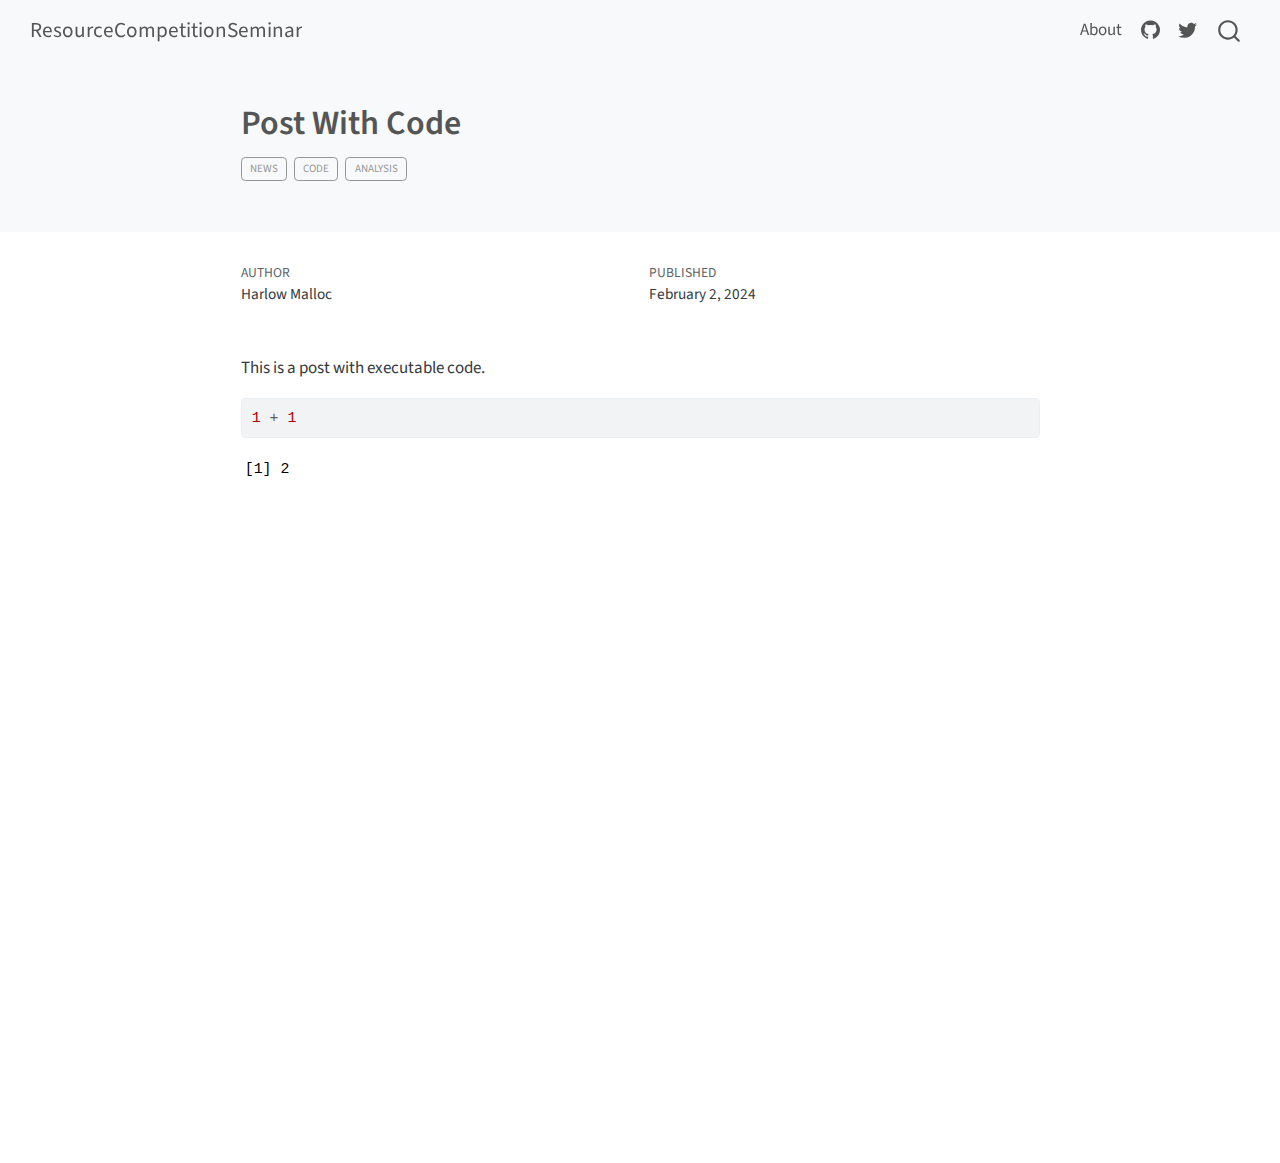
<file: posts/post-with-code/index.html>
<!DOCTYPE html>
<html xmlns="http://www.w3.org/1999/xhtml" lang="en" xml:lang="en"><head>

<meta charset="utf-8">
<meta name="generator" content="quarto-1.4.549">

<meta name="viewport" content="width=device-width, initial-scale=1.0, user-scalable=yes">

<meta name="author" content="Harlow Malloc">
<meta name="dcterms.date" content="2024-02-02">

<title>ResourceCompetitionSeminar - Post With Code</title>
<style>
code{white-space: pre-wrap;}
span.smallcaps{font-variant: small-caps;}
div.columns{display: flex; gap: min(4vw, 1.5em);}
div.column{flex: auto; overflow-x: auto;}
div.hanging-indent{margin-left: 1.5em; text-indent: -1.5em;}
ul.task-list{list-style: none;}
ul.task-list li input[type="checkbox"] {
  width: 0.8em;
  margin: 0 0.8em 0.2em -1em; /* quarto-specific, see https://github.com/quarto-dev/quarto-cli/issues/4556 */ 
  vertical-align: middle;
}
/* CSS for syntax highlighting */
pre > code.sourceCode { white-space: pre; position: relative; }
pre > code.sourceCode > span { line-height: 1.25; }
pre > code.sourceCode > span:empty { height: 1.2em; }
.sourceCode { overflow: visible; }
code.sourceCode > span { color: inherit; text-decoration: inherit; }
div.sourceCode { margin: 1em 0; }
pre.sourceCode { margin: 0; }
@media screen {
div.sourceCode { overflow: auto; }
}
@media print {
pre > code.sourceCode { white-space: pre-wrap; }
pre > code.sourceCode > span { text-indent: -5em; padding-left: 5em; }
}
pre.numberSource code
  { counter-reset: source-line 0; }
pre.numberSource code > span
  { position: relative; left: -4em; counter-increment: source-line; }
pre.numberSource code > span > a:first-child::before
  { content: counter(source-line);
    position: relative; left: -1em; text-align: right; vertical-align: baseline;
    border: none; display: inline-block;
    -webkit-touch-callout: none; -webkit-user-select: none;
    -khtml-user-select: none; -moz-user-select: none;
    -ms-user-select: none; user-select: none;
    padding: 0 4px; width: 4em;
  }
pre.numberSource { margin-left: 3em;  padding-left: 4px; }
div.sourceCode
  {   }
@media screen {
pre > code.sourceCode > span > a:first-child::before { text-decoration: underline; }
}
</style>


<script src="../../site_libs/quarto-nav/quarto-nav.js"></script>
<script src="../../site_libs/quarto-nav/headroom.min.js"></script>
<script src="../../site_libs/clipboard/clipboard.min.js"></script>
<script src="../../site_libs/quarto-search/autocomplete.umd.js"></script>
<script src="../../site_libs/quarto-search/fuse.min.js"></script>
<script src="../../site_libs/quarto-search/quarto-search.js"></script>
<meta name="quarto:offset" content="../../">
<script src="../../site_libs/quarto-html/quarto.js"></script>
<script src="../../site_libs/quarto-html/popper.min.js"></script>
<script src="../../site_libs/quarto-html/tippy.umd.min.js"></script>
<script src="../../site_libs/quarto-html/anchor.min.js"></script>
<link href="../../site_libs/quarto-html/tippy.css" rel="stylesheet">
<link href="../../site_libs/quarto-html/quarto-syntax-highlighting.css" rel="stylesheet" id="quarto-text-highlighting-styles">
<script src="../../site_libs/bootstrap/bootstrap.min.js"></script>
<link href="../../site_libs/bootstrap/bootstrap-icons.css" rel="stylesheet">
<link href="../../site_libs/bootstrap/bootstrap.min.css" rel="stylesheet" id="quarto-bootstrap" data-mode="light">
<script id="quarto-search-options" type="application/json">{
  "location": "navbar",
  "copy-button": false,
  "collapse-after": 3,
  "panel-placement": "end",
  "type": "overlay",
  "limit": 50,
  "keyboard-shortcut": [
    "f",
    "/",
    "s"
  ],
  "show-item-context": false,
  "language": {
    "search-no-results-text": "No results",
    "search-matching-documents-text": "matching documents",
    "search-copy-link-title": "Copy link to search",
    "search-hide-matches-text": "Hide additional matches",
    "search-more-match-text": "more match in this document",
    "search-more-matches-text": "more matches in this document",
    "search-clear-button-title": "Clear",
    "search-text-placeholder": "",
    "search-detached-cancel-button-title": "Cancel",
    "search-submit-button-title": "Submit",
    "search-label": "Search"
  }
}</script>


<link rel="stylesheet" href="../../styles.css">
</head>

<body class="nav-fixed fullcontent">

<div id="quarto-search-results"></div>
  <header id="quarto-header" class="headroom fixed-top quarto-banner">
    <nav class="navbar navbar-expand-lg " data-bs-theme="dark">
      <div class="navbar-container container-fluid">
      <div class="navbar-brand-container mx-auto">
    <a class="navbar-brand" href="../../index.html">
    <span class="navbar-title">ResourceCompetitionSeminar</span>
    </a>
  </div>
            <div id="quarto-search" class="" title="Search"></div>
          <button class="navbar-toggler" type="button" data-bs-toggle="collapse" data-bs-target="#navbarCollapse" aria-controls="navbarCollapse" aria-expanded="false" aria-label="Toggle navigation" onclick="if (window.quartoToggleHeadroom) { window.quartoToggleHeadroom(); }">
  <span class="navbar-toggler-icon"></span>
</button>
          <div class="collapse navbar-collapse" id="navbarCollapse">
            <ul class="navbar-nav navbar-nav-scroll ms-auto">
  <li class="nav-item">
    <a class="nav-link" href="../../about.html"> 
<span class="menu-text">About</span></a>
  </li>  
  <li class="nav-item compact">
    <a class="nav-link" href="https://github.com/"> <i class="bi bi-github" role="img">
</i> 
<span class="menu-text"></span></a>
  </li>  
  <li class="nav-item compact">
    <a class="nav-link" href="https://twitter.com"> <i class="bi bi-twitter" role="img">
</i> 
<span class="menu-text"></span></a>
  </li>  
</ul>
          </div> <!-- /navcollapse -->
          <div class="quarto-navbar-tools">
</div>
      </div> <!-- /container-fluid -->
    </nav>
</header>
<!-- content -->
<header id="title-block-header" class="quarto-title-block default page-columns page-full">
  <div class="quarto-title-banner page-columns page-full">
    <div class="quarto-title column-body">
      <h1 class="title">Post With Code</h1>
                                <div class="quarto-categories">
                <div class="quarto-category">news</div>
                <div class="quarto-category">code</div>
                <div class="quarto-category">analysis</div>
              </div>
                  </div>
  </div>
    
  
  <div class="quarto-title-meta">

      <div>
      <div class="quarto-title-meta-heading">Author</div>
      <div class="quarto-title-meta-contents">
               <p>Harlow Malloc </p>
            </div>
    </div>
      
      <div>
      <div class="quarto-title-meta-heading">Published</div>
      <div class="quarto-title-meta-contents">
        <p class="date">February 2, 2024</p>
      </div>
    </div>
    
      
    </div>
    
  
  </header><div id="quarto-content" class="quarto-container page-columns page-rows-contents page-layout-article page-navbar">
<!-- sidebar -->
<!-- margin-sidebar -->
    
<!-- main -->
<main class="content quarto-banner-title-block" id="quarto-document-content">





<p>This is a post with executable code.</p>
<div class="cell">
<div class="sourceCode cell-code" id="cb1"><pre class="sourceCode r code-with-copy"><code class="sourceCode r"><span id="cb1-1"><a href="#cb1-1" aria-hidden="true" tabindex="-1"></a><span class="dv">1</span> <span class="sc">+</span> <span class="dv">1</span></span></code><button title="Copy to Clipboard" class="code-copy-button"><i class="bi"></i></button></pre></div>
<div class="cell-output cell-output-stdout">
<pre><code>[1] 2</code></pre>
</div>
</div>



</main> <!-- /main -->
<script id="quarto-html-after-body" type="application/javascript">
window.document.addEventListener("DOMContentLoaded", function (event) {
  const toggleBodyColorMode = (bsSheetEl) => {
    const mode = bsSheetEl.getAttribute("data-mode");
    const bodyEl = window.document.querySelector("body");
    if (mode === "dark") {
      bodyEl.classList.add("quarto-dark");
      bodyEl.classList.remove("quarto-light");
    } else {
      bodyEl.classList.add("quarto-light");
      bodyEl.classList.remove("quarto-dark");
    }
  }
  const toggleBodyColorPrimary = () => {
    const bsSheetEl = window.document.querySelector("link#quarto-bootstrap");
    if (bsSheetEl) {
      toggleBodyColorMode(bsSheetEl);
    }
  }
  toggleBodyColorPrimary();  
  const icon = "";
  const anchorJS = new window.AnchorJS();
  anchorJS.options = {
    placement: 'right',
    icon: icon
  };
  anchorJS.add('.anchored');
  const isCodeAnnotation = (el) => {
    for (const clz of el.classList) {
      if (clz.startsWith('code-annotation-')) {                     
        return true;
      }
    }
    return false;
  }
  const clipboard = new window.ClipboardJS('.code-copy-button', {
    text: function(trigger) {
      const codeEl = trigger.previousElementSibling.cloneNode(true);
      for (const childEl of codeEl.children) {
        if (isCodeAnnotation(childEl)) {
          childEl.remove();
        }
      }
      return codeEl.innerText;
    }
  });
  clipboard.on('success', function(e) {
    // button target
    const button = e.trigger;
    // don't keep focus
    button.blur();
    // flash "checked"
    button.classList.add('code-copy-button-checked');
    var currentTitle = button.getAttribute("title");
    button.setAttribute("title", "Copied!");
    let tooltip;
    if (window.bootstrap) {
      button.setAttribute("data-bs-toggle", "tooltip");
      button.setAttribute("data-bs-placement", "left");
      button.setAttribute("data-bs-title", "Copied!");
      tooltip = new bootstrap.Tooltip(button, 
        { trigger: "manual", 
          customClass: "code-copy-button-tooltip",
          offset: [0, -8]});
      tooltip.show();    
    }
    setTimeout(function() {
      if (tooltip) {
        tooltip.hide();
        button.removeAttribute("data-bs-title");
        button.removeAttribute("data-bs-toggle");
        button.removeAttribute("data-bs-placement");
      }
      button.setAttribute("title", currentTitle);
      button.classList.remove('code-copy-button-checked');
    }, 1000);
    // clear code selection
    e.clearSelection();
  });
  function tippyHover(el, contentFn, onTriggerFn, onUntriggerFn) {
    const config = {
      allowHTML: true,
      maxWidth: 500,
      delay: 100,
      arrow: false,
      appendTo: function(el) {
          return el.parentElement;
      },
      interactive: true,
      interactiveBorder: 10,
      theme: 'quarto',
      placement: 'bottom-start',
    };
    if (contentFn) {
      config.content = contentFn;
    }
    if (onTriggerFn) {
      config.onTrigger = onTriggerFn;
    }
    if (onUntriggerFn) {
      config.onUntrigger = onUntriggerFn;
    }
    window.tippy(el, config); 
  }
  const noterefs = window.document.querySelectorAll('a[role="doc-noteref"]');
  for (var i=0; i<noterefs.length; i++) {
    const ref = noterefs[i];
    tippyHover(ref, function() {
      // use id or data attribute instead here
      let href = ref.getAttribute('data-footnote-href') || ref.getAttribute('href');
      try { href = new URL(href).hash; } catch {}
      const id = href.replace(/^#\/?/, "");
      const note = window.document.getElementById(id);
      return note.innerHTML;
    });
  }
  const xrefs = window.document.querySelectorAll('a.quarto-xref');
  const processXRef = (id, note) => {
    // Strip column container classes
    const stripColumnClz = (el) => {
      el.classList.remove("page-full", "page-columns");
      if (el.children) {
        for (const child of el.children) {
          stripColumnClz(child);
        }
      }
    }
    stripColumnClz(note)
    if (id === null || id.startsWith('sec-')) {
      // Special case sections, only their first couple elements
      const container = document.createElement("div");
      if (note.children && note.children.length > 2) {
        container.appendChild(note.children[0].cloneNode(true));
        for (let i = 1; i < note.children.length; i++) {
          const child = note.children[i];
          if (child.tagName === "P" && child.innerText === "") {
            continue;
          } else {
            container.appendChild(child.cloneNode(true));
            break;
          }
        }
        if (window.Quarto?.typesetMath) {
          window.Quarto.typesetMath(container);
        }
        return container.innerHTML
      } else {
        if (window.Quarto?.typesetMath) {
          window.Quarto.typesetMath(note);
        }
        return note.innerHTML;
      }
    } else {
      // Remove any anchor links if they are present
      const anchorLink = note.querySelector('a.anchorjs-link');
      if (anchorLink) {
        anchorLink.remove();
      }
      if (window.Quarto?.typesetMath) {
        window.Quarto.typesetMath(note);
      }
      // TODO in 1.5, we should make sure this works without a callout special case
      if (note.classList.contains("callout")) {
        return note.outerHTML;
      } else {
        return note.innerHTML;
      }
    }
  }
  for (var i=0; i<xrefs.length; i++) {
    const xref = xrefs[i];
    tippyHover(xref, undefined, function(instance) {
      instance.disable();
      let url = xref.getAttribute('href');
      let hash = undefined; 
      if (url.startsWith('#')) {
        hash = url;
      } else {
        try { hash = new URL(url).hash; } catch {}
      }
      if (hash) {
        const id = hash.replace(/^#\/?/, "");
        const note = window.document.getElementById(id);
        if (note !== null) {
          try {
            const html = processXRef(id, note.cloneNode(true));
            instance.setContent(html);
          } finally {
            instance.enable();
            instance.show();
          }
        } else {
          // See if we can fetch this
          fetch(url.split('#')[0])
          .then(res => res.text())
          .then(html => {
            const parser = new DOMParser();
            const htmlDoc = parser.parseFromString(html, "text/html");
            const note = htmlDoc.getElementById(id);
            if (note !== null) {
              const html = processXRef(id, note);
              instance.setContent(html);
            } 
          }).finally(() => {
            instance.enable();
            instance.show();
          });
        }
      } else {
        // See if we can fetch a full url (with no hash to target)
        // This is a special case and we should probably do some content thinning / targeting
        fetch(url)
        .then(res => res.text())
        .then(html => {
          const parser = new DOMParser();
          const htmlDoc = parser.parseFromString(html, "text/html");
          const note = htmlDoc.querySelector('main.content');
          if (note !== null) {
            // This should only happen for chapter cross references
            // (since there is no id in the URL)
            // remove the first header
            if (note.children.length > 0 && note.children[0].tagName === "HEADER") {
              note.children[0].remove();
            }
            const html = processXRef(null, note);
            instance.setContent(html);
          } 
        }).finally(() => {
          instance.enable();
          instance.show();
        });
      }
    }, function(instance) {
    });
  }
      let selectedAnnoteEl;
      const selectorForAnnotation = ( cell, annotation) => {
        let cellAttr = 'data-code-cell="' + cell + '"';
        let lineAttr = 'data-code-annotation="' +  annotation + '"';
        const selector = 'span[' + cellAttr + '][' + lineAttr + ']';
        return selector;
      }
      const selectCodeLines = (annoteEl) => {
        const doc = window.document;
        const targetCell = annoteEl.getAttribute("data-target-cell");
        const targetAnnotation = annoteEl.getAttribute("data-target-annotation");
        const annoteSpan = window.document.querySelector(selectorForAnnotation(targetCell, targetAnnotation));
        const lines = annoteSpan.getAttribute("data-code-lines").split(",");
        const lineIds = lines.map((line) => {
          return targetCell + "-" + line;
        })
        let top = null;
        let height = null;
        let parent = null;
        if (lineIds.length > 0) {
            //compute the position of the single el (top and bottom and make a div)
            const el = window.document.getElementById(lineIds[0]);
            top = el.offsetTop;
            height = el.offsetHeight;
            parent = el.parentElement.parentElement;
          if (lineIds.length > 1) {
            const lastEl = window.document.getElementById(lineIds[lineIds.length - 1]);
            const bottom = lastEl.offsetTop + lastEl.offsetHeight;
            height = bottom - top;
          }
          if (top !== null && height !== null && parent !== null) {
            // cook up a div (if necessary) and position it 
            let div = window.document.getElementById("code-annotation-line-highlight");
            if (div === null) {
              div = window.document.createElement("div");
              div.setAttribute("id", "code-annotation-line-highlight");
              div.style.position = 'absolute';
              parent.appendChild(div);
            }
            div.style.top = top - 2 + "px";
            div.style.height = height + 4 + "px";
            div.style.left = 0;
            let gutterDiv = window.document.getElementById("code-annotation-line-highlight-gutter");
            if (gutterDiv === null) {
              gutterDiv = window.document.createElement("div");
              gutterDiv.setAttribute("id", "code-annotation-line-highlight-gutter");
              gutterDiv.style.position = 'absolute';
              const codeCell = window.document.getElementById(targetCell);
              const gutter = codeCell.querySelector('.code-annotation-gutter');
              gutter.appendChild(gutterDiv);
            }
            gutterDiv.style.top = top - 2 + "px";
            gutterDiv.style.height = height + 4 + "px";
          }
          selectedAnnoteEl = annoteEl;
        }
      };
      const unselectCodeLines = () => {
        const elementsIds = ["code-annotation-line-highlight", "code-annotation-line-highlight-gutter"];
        elementsIds.forEach((elId) => {
          const div = window.document.getElementById(elId);
          if (div) {
            div.remove();
          }
        });
        selectedAnnoteEl = undefined;
      };
        // Handle positioning of the toggle
    window.addEventListener(
      "resize",
      throttle(() => {
        elRect = undefined;
        if (selectedAnnoteEl) {
          selectCodeLines(selectedAnnoteEl);
        }
      }, 10)
    );
    function throttle(fn, ms) {
    let throttle = false;
    let timer;
      return (...args) => {
        if(!throttle) { // first call gets through
            fn.apply(this, args);
            throttle = true;
        } else { // all the others get throttled
            if(timer) clearTimeout(timer); // cancel #2
            timer = setTimeout(() => {
              fn.apply(this, args);
              timer = throttle = false;
            }, ms);
        }
      };
    }
      // Attach click handler to the DT
      const annoteDls = window.document.querySelectorAll('dt[data-target-cell]');
      for (const annoteDlNode of annoteDls) {
        annoteDlNode.addEventListener('click', (event) => {
          const clickedEl = event.target;
          if (clickedEl !== selectedAnnoteEl) {
            unselectCodeLines();
            const activeEl = window.document.querySelector('dt[data-target-cell].code-annotation-active');
            if (activeEl) {
              activeEl.classList.remove('code-annotation-active');
            }
            selectCodeLines(clickedEl);
            clickedEl.classList.add('code-annotation-active');
          } else {
            // Unselect the line
            unselectCodeLines();
            clickedEl.classList.remove('code-annotation-active');
          }
        });
      }
  const findCites = (el) => {
    const parentEl = el.parentElement;
    if (parentEl) {
      const cites = parentEl.dataset.cites;
      if (cites) {
        return {
          el,
          cites: cites.split(' ')
        };
      } else {
        return findCites(el.parentElement)
      }
    } else {
      return undefined;
    }
  };
  var bibliorefs = window.document.querySelectorAll('a[role="doc-biblioref"]');
  for (var i=0; i<bibliorefs.length; i++) {
    const ref = bibliorefs[i];
    const citeInfo = findCites(ref);
    if (citeInfo) {
      tippyHover(citeInfo.el, function() {
        var popup = window.document.createElement('div');
        citeInfo.cites.forEach(function(cite) {
          var citeDiv = window.document.createElement('div');
          citeDiv.classList.add('hanging-indent');
          citeDiv.classList.add('csl-entry');
          var biblioDiv = window.document.getElementById('ref-' + cite);
          if (biblioDiv) {
            citeDiv.innerHTML = biblioDiv.innerHTML;
          }
          popup.appendChild(citeDiv);
        });
        return popup.innerHTML;
      });
    }
  }
});
</script>
</div> <!-- /content -->




</body></html>
</file>
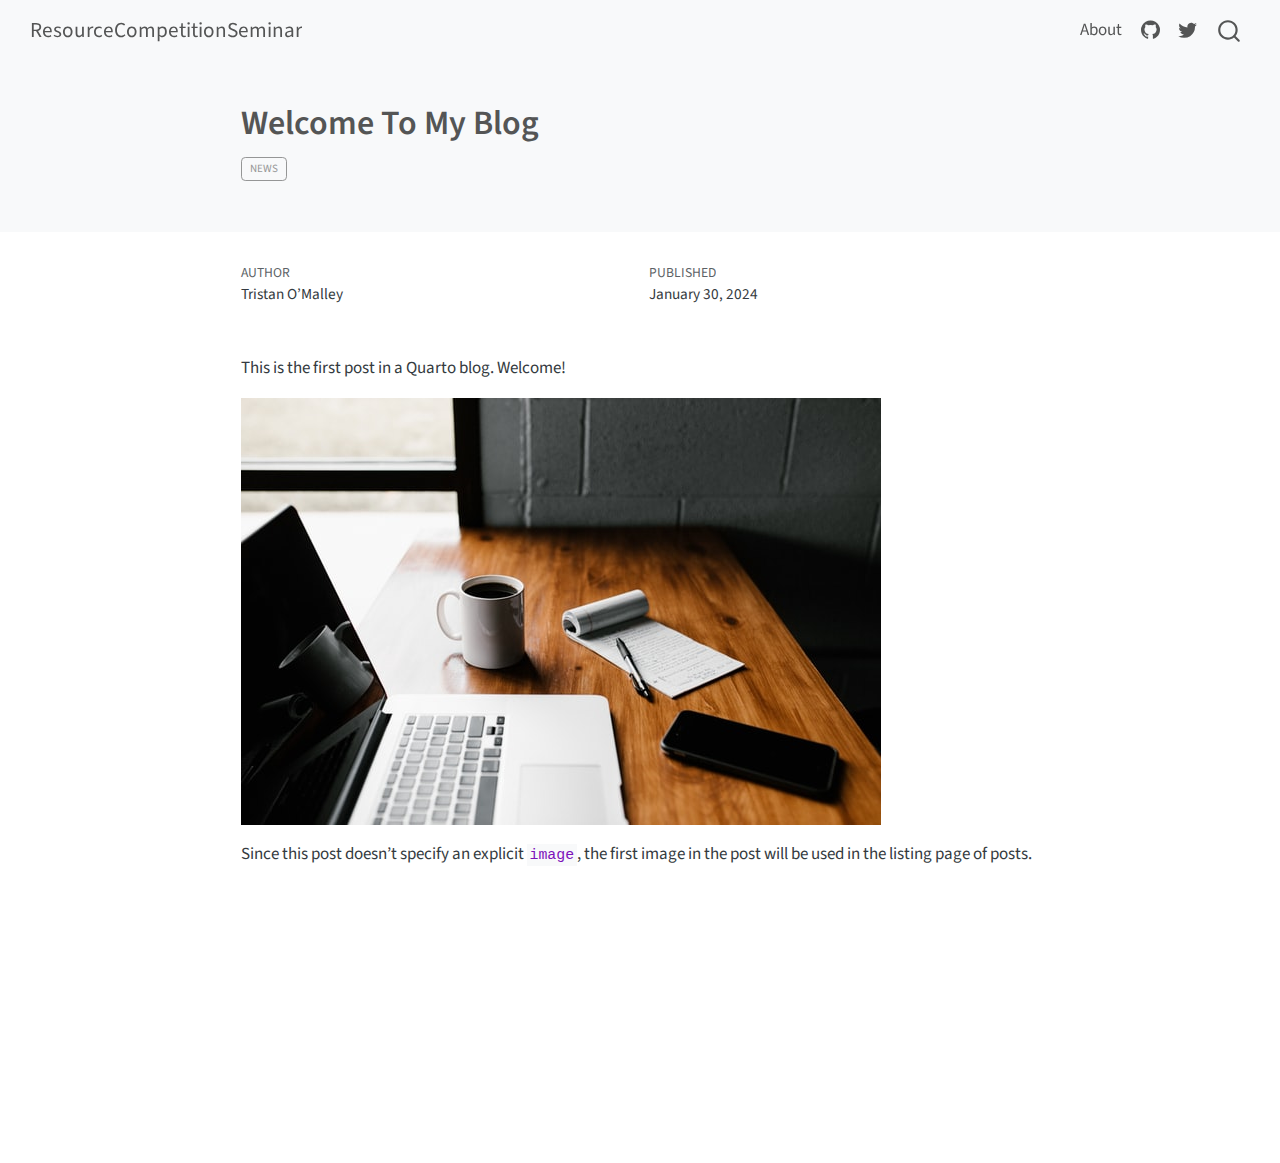
<file: posts/welcome/index.html>
<!DOCTYPE html>
<html xmlns="http://www.w3.org/1999/xhtml" lang="en" xml:lang="en"><head>

<meta charset="utf-8">
<meta name="generator" content="quarto-1.4.549">

<meta name="viewport" content="width=device-width, initial-scale=1.0, user-scalable=yes">

<meta name="author" content="Tristan O’Malley">
<meta name="dcterms.date" content="2024-01-30">

<title>ResourceCompetitionSeminar - Welcome To My Blog</title>
<style>
code{white-space: pre-wrap;}
span.smallcaps{font-variant: small-caps;}
div.columns{display: flex; gap: min(4vw, 1.5em);}
div.column{flex: auto; overflow-x: auto;}
div.hanging-indent{margin-left: 1.5em; text-indent: -1.5em;}
ul.task-list{list-style: none;}
ul.task-list li input[type="checkbox"] {
  width: 0.8em;
  margin: 0 0.8em 0.2em -1em; /* quarto-specific, see https://github.com/quarto-dev/quarto-cli/issues/4556 */ 
  vertical-align: middle;
}
</style>


<script src="../../site_libs/quarto-nav/quarto-nav.js"></script>
<script src="../../site_libs/quarto-nav/headroom.min.js"></script>
<script src="../../site_libs/clipboard/clipboard.min.js"></script>
<script src="../../site_libs/quarto-search/autocomplete.umd.js"></script>
<script src="../../site_libs/quarto-search/fuse.min.js"></script>
<script src="../../site_libs/quarto-search/quarto-search.js"></script>
<meta name="quarto:offset" content="../../">
<script src="../../site_libs/quarto-html/quarto.js"></script>
<script src="../../site_libs/quarto-html/popper.min.js"></script>
<script src="../../site_libs/quarto-html/tippy.umd.min.js"></script>
<script src="../../site_libs/quarto-html/anchor.min.js"></script>
<link href="../../site_libs/quarto-html/tippy.css" rel="stylesheet">
<link href="../../site_libs/quarto-html/quarto-syntax-highlighting.css" rel="stylesheet" id="quarto-text-highlighting-styles">
<script src="../../site_libs/bootstrap/bootstrap.min.js"></script>
<link href="../../site_libs/bootstrap/bootstrap-icons.css" rel="stylesheet">
<link href="../../site_libs/bootstrap/bootstrap.min.css" rel="stylesheet" id="quarto-bootstrap" data-mode="light">
<script id="quarto-search-options" type="application/json">{
  "location": "navbar",
  "copy-button": false,
  "collapse-after": 3,
  "panel-placement": "end",
  "type": "overlay",
  "limit": 50,
  "keyboard-shortcut": [
    "f",
    "/",
    "s"
  ],
  "show-item-context": false,
  "language": {
    "search-no-results-text": "No results",
    "search-matching-documents-text": "matching documents",
    "search-copy-link-title": "Copy link to search",
    "search-hide-matches-text": "Hide additional matches",
    "search-more-match-text": "more match in this document",
    "search-more-matches-text": "more matches in this document",
    "search-clear-button-title": "Clear",
    "search-text-placeholder": "",
    "search-detached-cancel-button-title": "Cancel",
    "search-submit-button-title": "Submit",
    "search-label": "Search"
  }
}</script>


<link rel="stylesheet" href="../../styles.css">
</head>

<body class="nav-fixed fullcontent">

<div id="quarto-search-results"></div>
  <header id="quarto-header" class="headroom fixed-top quarto-banner">
    <nav class="navbar navbar-expand-lg " data-bs-theme="dark">
      <div class="navbar-container container-fluid">
      <div class="navbar-brand-container mx-auto">
    <a class="navbar-brand" href="../../index.html">
    <span class="navbar-title">ResourceCompetitionSeminar</span>
    </a>
  </div>
            <div id="quarto-search" class="" title="Search"></div>
          <button class="navbar-toggler" type="button" data-bs-toggle="collapse" data-bs-target="#navbarCollapse" aria-controls="navbarCollapse" aria-expanded="false" aria-label="Toggle navigation" onclick="if (window.quartoToggleHeadroom) { window.quartoToggleHeadroom(); }">
  <span class="navbar-toggler-icon"></span>
</button>
          <div class="collapse navbar-collapse" id="navbarCollapse">
            <ul class="navbar-nav navbar-nav-scroll ms-auto">
  <li class="nav-item">
    <a class="nav-link" href="../../about.html"> 
<span class="menu-text">About</span></a>
  </li>  
  <li class="nav-item compact">
    <a class="nav-link" href="https://github.com/"> <i class="bi bi-github" role="img">
</i> 
<span class="menu-text"></span></a>
  </li>  
  <li class="nav-item compact">
    <a class="nav-link" href="https://twitter.com"> <i class="bi bi-twitter" role="img">
</i> 
<span class="menu-text"></span></a>
  </li>  
</ul>
          </div> <!-- /navcollapse -->
          <div class="quarto-navbar-tools">
</div>
      </div> <!-- /container-fluid -->
    </nav>
</header>
<!-- content -->
<header id="title-block-header" class="quarto-title-block default page-columns page-full">
  <div class="quarto-title-banner page-columns page-full">
    <div class="quarto-title column-body">
      <h1 class="title">Welcome To My Blog</h1>
                                <div class="quarto-categories">
                <div class="quarto-category">news</div>
              </div>
                  </div>
  </div>
    
  
  <div class="quarto-title-meta">

      <div>
      <div class="quarto-title-meta-heading">Author</div>
      <div class="quarto-title-meta-contents">
               <p>Tristan O’Malley </p>
            </div>
    </div>
      
      <div>
      <div class="quarto-title-meta-heading">Published</div>
      <div class="quarto-title-meta-contents">
        <p class="date">January 30, 2024</p>
      </div>
    </div>
    
      
    </div>
    
  
  </header><div id="quarto-content" class="quarto-container page-columns page-rows-contents page-layout-article page-navbar">
<!-- sidebar -->
<!-- margin-sidebar -->
    
<!-- main -->
<main class="content quarto-banner-title-block" id="quarto-document-content">





<p>This is the first post in a Quarto blog. Welcome!</p>
<p><img src="thumbnail.jpg" class="img-fluid"></p>
<p>Since this post doesn’t specify an explicit <code>image</code>, the first image in the post will be used in the listing page of posts.</p>



</main> <!-- /main -->
<script id="quarto-html-after-body" type="application/javascript">
window.document.addEventListener("DOMContentLoaded", function (event) {
  const toggleBodyColorMode = (bsSheetEl) => {
    const mode = bsSheetEl.getAttribute("data-mode");
    const bodyEl = window.document.querySelector("body");
    if (mode === "dark") {
      bodyEl.classList.add("quarto-dark");
      bodyEl.classList.remove("quarto-light");
    } else {
      bodyEl.classList.add("quarto-light");
      bodyEl.classList.remove("quarto-dark");
    }
  }
  const toggleBodyColorPrimary = () => {
    const bsSheetEl = window.document.querySelector("link#quarto-bootstrap");
    if (bsSheetEl) {
      toggleBodyColorMode(bsSheetEl);
    }
  }
  toggleBodyColorPrimary();  
  const icon = "";
  const anchorJS = new window.AnchorJS();
  anchorJS.options = {
    placement: 'right',
    icon: icon
  };
  anchorJS.add('.anchored');
  const isCodeAnnotation = (el) => {
    for (const clz of el.classList) {
      if (clz.startsWith('code-annotation-')) {                     
        return true;
      }
    }
    return false;
  }
  const clipboard = new window.ClipboardJS('.code-copy-button', {
    text: function(trigger) {
      const codeEl = trigger.previousElementSibling.cloneNode(true);
      for (const childEl of codeEl.children) {
        if (isCodeAnnotation(childEl)) {
          childEl.remove();
        }
      }
      return codeEl.innerText;
    }
  });
  clipboard.on('success', function(e) {
    // button target
    const button = e.trigger;
    // don't keep focus
    button.blur();
    // flash "checked"
    button.classList.add('code-copy-button-checked');
    var currentTitle = button.getAttribute("title");
    button.setAttribute("title", "Copied!");
    let tooltip;
    if (window.bootstrap) {
      button.setAttribute("data-bs-toggle", "tooltip");
      button.setAttribute("data-bs-placement", "left");
      button.setAttribute("data-bs-title", "Copied!");
      tooltip = new bootstrap.Tooltip(button, 
        { trigger: "manual", 
          customClass: "code-copy-button-tooltip",
          offset: [0, -8]});
      tooltip.show();    
    }
    setTimeout(function() {
      if (tooltip) {
        tooltip.hide();
        button.removeAttribute("data-bs-title");
        button.removeAttribute("data-bs-toggle");
        button.removeAttribute("data-bs-placement");
      }
      button.setAttribute("title", currentTitle);
      button.classList.remove('code-copy-button-checked');
    }, 1000);
    // clear code selection
    e.clearSelection();
  });
  function tippyHover(el, contentFn, onTriggerFn, onUntriggerFn) {
    const config = {
      allowHTML: true,
      maxWidth: 500,
      delay: 100,
      arrow: false,
      appendTo: function(el) {
          return el.parentElement;
      },
      interactive: true,
      interactiveBorder: 10,
      theme: 'quarto',
      placement: 'bottom-start',
    };
    if (contentFn) {
      config.content = contentFn;
    }
    if (onTriggerFn) {
      config.onTrigger = onTriggerFn;
    }
    if (onUntriggerFn) {
      config.onUntrigger = onUntriggerFn;
    }
    window.tippy(el, config); 
  }
  const noterefs = window.document.querySelectorAll('a[role="doc-noteref"]');
  for (var i=0; i<noterefs.length; i++) {
    const ref = noterefs[i];
    tippyHover(ref, function() {
      // use id or data attribute instead here
      let href = ref.getAttribute('data-footnote-href') || ref.getAttribute('href');
      try { href = new URL(href).hash; } catch {}
      const id = href.replace(/^#\/?/, "");
      const note = window.document.getElementById(id);
      return note.innerHTML;
    });
  }
  const xrefs = window.document.querySelectorAll('a.quarto-xref');
  const processXRef = (id, note) => {
    // Strip column container classes
    const stripColumnClz = (el) => {
      el.classList.remove("page-full", "page-columns");
      if (el.children) {
        for (const child of el.children) {
          stripColumnClz(child);
        }
      }
    }
    stripColumnClz(note)
    if (id === null || id.startsWith('sec-')) {
      // Special case sections, only their first couple elements
      const container = document.createElement("div");
      if (note.children && note.children.length > 2) {
        container.appendChild(note.children[0].cloneNode(true));
        for (let i = 1; i < note.children.length; i++) {
          const child = note.children[i];
          if (child.tagName === "P" && child.innerText === "") {
            continue;
          } else {
            container.appendChild(child.cloneNode(true));
            break;
          }
        }
        if (window.Quarto?.typesetMath) {
          window.Quarto.typesetMath(container);
        }
        return container.innerHTML
      } else {
        if (window.Quarto?.typesetMath) {
          window.Quarto.typesetMath(note);
        }
        return note.innerHTML;
      }
    } else {
      // Remove any anchor links if they are present
      const anchorLink = note.querySelector('a.anchorjs-link');
      if (anchorLink) {
        anchorLink.remove();
      }
      if (window.Quarto?.typesetMath) {
        window.Quarto.typesetMath(note);
      }
      // TODO in 1.5, we should make sure this works without a callout special case
      if (note.classList.contains("callout")) {
        return note.outerHTML;
      } else {
        return note.innerHTML;
      }
    }
  }
  for (var i=0; i<xrefs.length; i++) {
    const xref = xrefs[i];
    tippyHover(xref, undefined, function(instance) {
      instance.disable();
      let url = xref.getAttribute('href');
      let hash = undefined; 
      if (url.startsWith('#')) {
        hash = url;
      } else {
        try { hash = new URL(url).hash; } catch {}
      }
      if (hash) {
        const id = hash.replace(/^#\/?/, "");
        const note = window.document.getElementById(id);
        if (note !== null) {
          try {
            const html = processXRef(id, note.cloneNode(true));
            instance.setContent(html);
          } finally {
            instance.enable();
            instance.show();
          }
        } else {
          // See if we can fetch this
          fetch(url.split('#')[0])
          .then(res => res.text())
          .then(html => {
            const parser = new DOMParser();
            const htmlDoc = parser.parseFromString(html, "text/html");
            const note = htmlDoc.getElementById(id);
            if (note !== null) {
              const html = processXRef(id, note);
              instance.setContent(html);
            } 
          }).finally(() => {
            instance.enable();
            instance.show();
          });
        }
      } else {
        // See if we can fetch a full url (with no hash to target)
        // This is a special case and we should probably do some content thinning / targeting
        fetch(url)
        .then(res => res.text())
        .then(html => {
          const parser = new DOMParser();
          const htmlDoc = parser.parseFromString(html, "text/html");
          const note = htmlDoc.querySelector('main.content');
          if (note !== null) {
            // This should only happen for chapter cross references
            // (since there is no id in the URL)
            // remove the first header
            if (note.children.length > 0 && note.children[0].tagName === "HEADER") {
              note.children[0].remove();
            }
            const html = processXRef(null, note);
            instance.setContent(html);
          } 
        }).finally(() => {
          instance.enable();
          instance.show();
        });
      }
    }, function(instance) {
    });
  }
      let selectedAnnoteEl;
      const selectorForAnnotation = ( cell, annotation) => {
        let cellAttr = 'data-code-cell="' + cell + '"';
        let lineAttr = 'data-code-annotation="' +  annotation + '"';
        const selector = 'span[' + cellAttr + '][' + lineAttr + ']';
        return selector;
      }
      const selectCodeLines = (annoteEl) => {
        const doc = window.document;
        const targetCell = annoteEl.getAttribute("data-target-cell");
        const targetAnnotation = annoteEl.getAttribute("data-target-annotation");
        const annoteSpan = window.document.querySelector(selectorForAnnotation(targetCell, targetAnnotation));
        const lines = annoteSpan.getAttribute("data-code-lines").split(",");
        const lineIds = lines.map((line) => {
          return targetCell + "-" + line;
        })
        let top = null;
        let height = null;
        let parent = null;
        if (lineIds.length > 0) {
            //compute the position of the single el (top and bottom and make a div)
            const el = window.document.getElementById(lineIds[0]);
            top = el.offsetTop;
            height = el.offsetHeight;
            parent = el.parentElement.parentElement;
          if (lineIds.length > 1) {
            const lastEl = window.document.getElementById(lineIds[lineIds.length - 1]);
            const bottom = lastEl.offsetTop + lastEl.offsetHeight;
            height = bottom - top;
          }
          if (top !== null && height !== null && parent !== null) {
            // cook up a div (if necessary) and position it 
            let div = window.document.getElementById("code-annotation-line-highlight");
            if (div === null) {
              div = window.document.createElement("div");
              div.setAttribute("id", "code-annotation-line-highlight");
              div.style.position = 'absolute';
              parent.appendChild(div);
            }
            div.style.top = top - 2 + "px";
            div.style.height = height + 4 + "px";
            div.style.left = 0;
            let gutterDiv = window.document.getElementById("code-annotation-line-highlight-gutter");
            if (gutterDiv === null) {
              gutterDiv = window.document.createElement("div");
              gutterDiv.setAttribute("id", "code-annotation-line-highlight-gutter");
              gutterDiv.style.position = 'absolute';
              const codeCell = window.document.getElementById(targetCell);
              const gutter = codeCell.querySelector('.code-annotation-gutter');
              gutter.appendChild(gutterDiv);
            }
            gutterDiv.style.top = top - 2 + "px";
            gutterDiv.style.height = height + 4 + "px";
          }
          selectedAnnoteEl = annoteEl;
        }
      };
      const unselectCodeLines = () => {
        const elementsIds = ["code-annotation-line-highlight", "code-annotation-line-highlight-gutter"];
        elementsIds.forEach((elId) => {
          const div = window.document.getElementById(elId);
          if (div) {
            div.remove();
          }
        });
        selectedAnnoteEl = undefined;
      };
        // Handle positioning of the toggle
    window.addEventListener(
      "resize",
      throttle(() => {
        elRect = undefined;
        if (selectedAnnoteEl) {
          selectCodeLines(selectedAnnoteEl);
        }
      }, 10)
    );
    function throttle(fn, ms) {
    let throttle = false;
    let timer;
      return (...args) => {
        if(!throttle) { // first call gets through
            fn.apply(this, args);
            throttle = true;
        } else { // all the others get throttled
            if(timer) clearTimeout(timer); // cancel #2
            timer = setTimeout(() => {
              fn.apply(this, args);
              timer = throttle = false;
            }, ms);
        }
      };
    }
      // Attach click handler to the DT
      const annoteDls = window.document.querySelectorAll('dt[data-target-cell]');
      for (const annoteDlNode of annoteDls) {
        annoteDlNode.addEventListener('click', (event) => {
          const clickedEl = event.target;
          if (clickedEl !== selectedAnnoteEl) {
            unselectCodeLines();
            const activeEl = window.document.querySelector('dt[data-target-cell].code-annotation-active');
            if (activeEl) {
              activeEl.classList.remove('code-annotation-active');
            }
            selectCodeLines(clickedEl);
            clickedEl.classList.add('code-annotation-active');
          } else {
            // Unselect the line
            unselectCodeLines();
            clickedEl.classList.remove('code-annotation-active');
          }
        });
      }
  const findCites = (el) => {
    const parentEl = el.parentElement;
    if (parentEl) {
      const cites = parentEl.dataset.cites;
      if (cites) {
        return {
          el,
          cites: cites.split(' ')
        };
      } else {
        return findCites(el.parentElement)
      }
    } else {
      return undefined;
    }
  };
  var bibliorefs = window.document.querySelectorAll('a[role="doc-biblioref"]');
  for (var i=0; i<bibliorefs.length; i++) {
    const ref = bibliorefs[i];
    const citeInfo = findCites(ref);
    if (citeInfo) {
      tippyHover(citeInfo.el, function() {
        var popup = window.document.createElement('div');
        citeInfo.cites.forEach(function(cite) {
          var citeDiv = window.document.createElement('div');
          citeDiv.classList.add('hanging-indent');
          citeDiv.classList.add('csl-entry');
          var biblioDiv = window.document.getElementById('ref-' + cite);
          if (biblioDiv) {
            citeDiv.innerHTML = biblioDiv.innerHTML;
          }
          popup.appendChild(citeDiv);
        });
        return popup.innerHTML;
      });
    }
  }
});
</script>
</div> <!-- /content -->




</body></html>
</file>
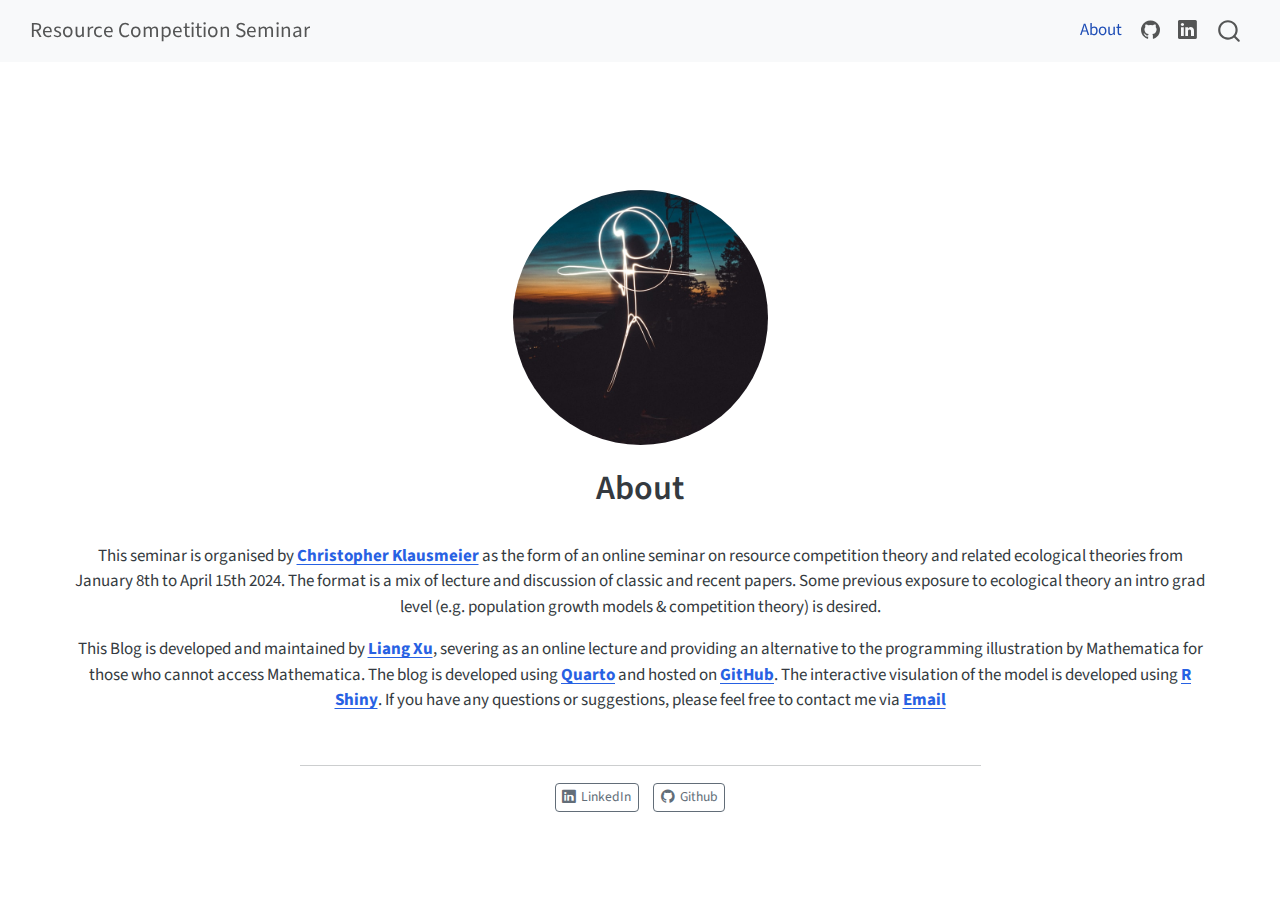
<file: about.html>
<!DOCTYPE html>
<html xmlns="http://www.w3.org/1999/xhtml" lang="en" xml:lang="en"><head>

<meta charset="utf-8">
<meta name="generator" content="quarto-1.4.549">

<meta name="viewport" content="width=device-width, initial-scale=1.0, user-scalable=yes">


<title>Resource Competition Seminar - About</title>
<style>
code{white-space: pre-wrap;}
span.smallcaps{font-variant: small-caps;}
div.columns{display: flex; gap: min(4vw, 1.5em);}
div.column{flex: auto; overflow-x: auto;}
div.hanging-indent{margin-left: 1.5em; text-indent: -1.5em;}
ul.task-list{list-style: none;}
ul.task-list li input[type="checkbox"] {
  width: 0.8em;
  margin: 0 0.8em 0.2em -1em; /* quarto-specific, see https://github.com/quarto-dev/quarto-cli/issues/4556 */ 
  vertical-align: middle;
}
</style>


<script src="site_libs/quarto-nav/quarto-nav.js"></script>
<script src="site_libs/quarto-nav/headroom.min.js"></script>
<script src="site_libs/clipboard/clipboard.min.js"></script>
<script src="site_libs/quarto-search/autocomplete.umd.js"></script>
<script src="site_libs/quarto-search/fuse.min.js"></script>
<script src="site_libs/quarto-search/quarto-search.js"></script>
<meta name="quarto:offset" content="./">
<script src="site_libs/quarto-html/quarto.js"></script>
<script src="site_libs/quarto-html/popper.min.js"></script>
<script src="site_libs/quarto-html/tippy.umd.min.js"></script>
<link href="site_libs/quarto-html/tippy.css" rel="stylesheet">
<link href="site_libs/quarto-html/quarto-syntax-highlighting.css" rel="stylesheet" id="quarto-text-highlighting-styles">
<script src="site_libs/bootstrap/bootstrap.min.js"></script>
<link href="site_libs/bootstrap/bootstrap-icons.css" rel="stylesheet">
<link href="site_libs/bootstrap/bootstrap.min.css" rel="stylesheet" id="quarto-bootstrap" data-mode="light">
<script id="quarto-search-options" type="application/json">{
  "location": "navbar",
  "copy-button": false,
  "collapse-after": 3,
  "panel-placement": "end",
  "type": "overlay",
  "limit": 50,
  "keyboard-shortcut": [
    "f",
    "/",
    "s"
  ],
  "show-item-context": false,
  "language": {
    "search-no-results-text": "No results",
    "search-matching-documents-text": "matching documents",
    "search-copy-link-title": "Copy link to search",
    "search-hide-matches-text": "Hide additional matches",
    "search-more-match-text": "more match in this document",
    "search-more-matches-text": "more matches in this document",
    "search-clear-button-title": "Clear",
    "search-text-placeholder": "",
    "search-detached-cancel-button-title": "Cancel",
    "search-submit-button-title": "Submit",
    "search-label": "Search"
  }
}</script>


<link rel="stylesheet" href="styles.css">
</head>

<body class="nav-fixed">

<div id="quarto-search-results"></div>
  <header id="quarto-header" class="headroom fixed-top">
    <nav class="navbar navbar-expand-lg " data-bs-theme="dark">
      <div class="navbar-container container-fluid">
      <div class="navbar-brand-container mx-auto">
    <a class="navbar-brand" href="./index.html">
    <span class="navbar-title">Resource Competition Seminar</span>
    </a>
  </div>
            <div id="quarto-search" class="" title="Search"></div>
          <button class="navbar-toggler" type="button" data-bs-toggle="collapse" data-bs-target="#navbarCollapse" aria-controls="navbarCollapse" aria-expanded="false" aria-label="Toggle navigation" onclick="if (window.quartoToggleHeadroom) { window.quartoToggleHeadroom(); }">
  <span class="navbar-toggler-icon"></span>
</button>
          <div class="collapse navbar-collapse" id="navbarCollapse">
            <ul class="navbar-nav navbar-nav-scroll ms-auto">
  <li class="nav-item">
    <a class="nav-link active" href="./about.html" aria-current="page"> 
<span class="menu-text">About</span></a>
  </li>  
  <li class="nav-item compact">
    <a class="nav-link" href="https://github.com/xl0418/"> <i class="bi bi-github" role="img">
</i> 
<span class="menu-text"></span></a>
  </li>  
  <li class="nav-item compact">
    <a class="nav-link" href="https://www.linkedin.com/in/liangxuhuang"> <i class="bi bi-linkedin" role="img">
</i> 
<span class="menu-text"></span></a>
  </li>  
</ul>
          </div> <!-- /navcollapse -->
          <div class="quarto-navbar-tools">
</div>
      </div> <!-- /container-fluid -->
    </nav>
</header>
<!-- content -->
<div id="quarto-content" class="quarto-container page-columns page-rows-contents page-layout-full page-navbar">
<!-- sidebar -->
<!-- margin-sidebar -->
    
<!-- main -->
<div class="quarto-about-jolla content column-page">
  <img src="profile.jpg" class="about-image
  round " style="height: 15em; width: 15em;">
 <header id="title-block-header" class="quarto-title-block default">
<div class="quarto-title">
<h1 class="title">About</h1>
</div>
<div class="quarto-title-meta column-page">
  </div>
</header><main class="content column-page" id="quarto-document-content">
<p>This seminar is organised by <a href="https://www.kbs.msu.edu/kbs-people/faculty/christopher-klausmeier/"><strong>Christopher Klausmeier</strong></a> as the form of an online seminar on resource competition theory and related ecological theories from January 8th to April 15th 2024. The format is a mix of lecture and discussion of classic and recent papers. Some previous exposure to ecological theory an intro grad level (e.g.&nbsp;population growth models &amp; competition theory) is desired.</p>
<p>This Blog is developed and maintained by <a href="https://github.com/xl0418"><strong>Liang Xu</strong></a>, severing as an online lecture and providing an alternative to the programming illustration by Mathematica for those who cannot access Mathematica. The blog is developed using <a href="https://quarto.org/"><strong>Quarto</strong></a> and hosted on <a href="https://github.com/xl0418/Resource-Competition-2024"><strong>GitHub</strong></a>. The interactive visulation of the model is developed using <a href="https://shiny.rstudio.com/"><strong>R Shiny</strong></a>. If you have any questions or suggestions, please feel free to contact me via <a href="mailto:%20xl0418@gmail.com"><strong>Email</strong></a></p>


</main> 
  <hr class="about-sep">
   <div class="about-links">
  <a href="https://www.linkedin.com/in/liangxuhuang" class="about-link" rel="" target="">
    <i class="bi bi-linkedin"></i>
     <span class="about-link-text">LinkedIn</span>
  </a>
  <a href="https://github.com/xl0418/" class="about-link" rel="" target="">
    <i class="bi bi-github"></i>
     <span class="about-link-text">Github</span>
  </a>
</div>
</div>
 <!-- /main -->
<script id="quarto-html-after-body" type="application/javascript">
window.document.addEventListener("DOMContentLoaded", function (event) {
  const toggleBodyColorMode = (bsSheetEl) => {
    const mode = bsSheetEl.getAttribute("data-mode");
    const bodyEl = window.document.querySelector("body");
    if (mode === "dark") {
      bodyEl.classList.add("quarto-dark");
      bodyEl.classList.remove("quarto-light");
    } else {
      bodyEl.classList.add("quarto-light");
      bodyEl.classList.remove("quarto-dark");
    }
  }
  const toggleBodyColorPrimary = () => {
    const bsSheetEl = window.document.querySelector("link#quarto-bootstrap");
    if (bsSheetEl) {
      toggleBodyColorMode(bsSheetEl);
    }
  }
  toggleBodyColorPrimary();  
  const isCodeAnnotation = (el) => {
    for (const clz of el.classList) {
      if (clz.startsWith('code-annotation-')) {                     
        return true;
      }
    }
    return false;
  }
  const clipboard = new window.ClipboardJS('.code-copy-button', {
    text: function(trigger) {
      const codeEl = trigger.previousElementSibling.cloneNode(true);
      for (const childEl of codeEl.children) {
        if (isCodeAnnotation(childEl)) {
          childEl.remove();
        }
      }
      return codeEl.innerText;
    }
  });
  clipboard.on('success', function(e) {
    // button target
    const button = e.trigger;
    // don't keep focus
    button.blur();
    // flash "checked"
    button.classList.add('code-copy-button-checked');
    var currentTitle = button.getAttribute("title");
    button.setAttribute("title", "Copied!");
    let tooltip;
    if (window.bootstrap) {
      button.setAttribute("data-bs-toggle", "tooltip");
      button.setAttribute("data-bs-placement", "left");
      button.setAttribute("data-bs-title", "Copied!");
      tooltip = new bootstrap.Tooltip(button, 
        { trigger: "manual", 
          customClass: "code-copy-button-tooltip",
          offset: [0, -8]});
      tooltip.show();    
    }
    setTimeout(function() {
      if (tooltip) {
        tooltip.hide();
        button.removeAttribute("data-bs-title");
        button.removeAttribute("data-bs-toggle");
        button.removeAttribute("data-bs-placement");
      }
      button.setAttribute("title", currentTitle);
      button.classList.remove('code-copy-button-checked');
    }, 1000);
    // clear code selection
    e.clearSelection();
  });
  function tippyHover(el, contentFn, onTriggerFn, onUntriggerFn) {
    const config = {
      allowHTML: true,
      maxWidth: 500,
      delay: 100,
      arrow: false,
      appendTo: function(el) {
          return el.parentElement;
      },
      interactive: true,
      interactiveBorder: 10,
      theme: 'quarto',
      placement: 'bottom-start',
    };
    if (contentFn) {
      config.content = contentFn;
    }
    if (onTriggerFn) {
      config.onTrigger = onTriggerFn;
    }
    if (onUntriggerFn) {
      config.onUntrigger = onUntriggerFn;
    }
    window.tippy(el, config); 
  }
  const noterefs = window.document.querySelectorAll('a[role="doc-noteref"]');
  for (var i=0; i<noterefs.length; i++) {
    const ref = noterefs[i];
    tippyHover(ref, function() {
      // use id or data attribute instead here
      let href = ref.getAttribute('data-footnote-href') || ref.getAttribute('href');
      try { href = new URL(href).hash; } catch {}
      const id = href.replace(/^#\/?/, "");
      const note = window.document.getElementById(id);
      return note.innerHTML;
    });
  }
  const xrefs = window.document.querySelectorAll('a.quarto-xref');
  const processXRef = (id, note) => {
    // Strip column container classes
    const stripColumnClz = (el) => {
      el.classList.remove("page-full", "page-columns");
      if (el.children) {
        for (const child of el.children) {
          stripColumnClz(child);
        }
      }
    }
    stripColumnClz(note)
    if (id === null || id.startsWith('sec-')) {
      // Special case sections, only their first couple elements
      const container = document.createElement("div");
      if (note.children && note.children.length > 2) {
        container.appendChild(note.children[0].cloneNode(true));
        for (let i = 1; i < note.children.length; i++) {
          const child = note.children[i];
          if (child.tagName === "P" && child.innerText === "") {
            continue;
          } else {
            container.appendChild(child.cloneNode(true));
            break;
          }
        }
        if (window.Quarto?.typesetMath) {
          window.Quarto.typesetMath(container);
        }
        return container.innerHTML
      } else {
        if (window.Quarto?.typesetMath) {
          window.Quarto.typesetMath(note);
        }
        return note.innerHTML;
      }
    } else {
      // Remove any anchor links if they are present
      const anchorLink = note.querySelector('a.anchorjs-link');
      if (anchorLink) {
        anchorLink.remove();
      }
      if (window.Quarto?.typesetMath) {
        window.Quarto.typesetMath(note);
      }
      // TODO in 1.5, we should make sure this works without a callout special case
      if (note.classList.contains("callout")) {
        return note.outerHTML;
      } else {
        return note.innerHTML;
      }
    }
  }
  for (var i=0; i<xrefs.length; i++) {
    const xref = xrefs[i];
    tippyHover(xref, undefined, function(instance) {
      instance.disable();
      let url = xref.getAttribute('href');
      let hash = undefined; 
      if (url.startsWith('#')) {
        hash = url;
      } else {
        try { hash = new URL(url).hash; } catch {}
      }
      if (hash) {
        const id = hash.replace(/^#\/?/, "");
        const note = window.document.getElementById(id);
        if (note !== null) {
          try {
            const html = processXRef(id, note.cloneNode(true));
            instance.setContent(html);
          } finally {
            instance.enable();
            instance.show();
          }
        } else {
          // See if we can fetch this
          fetch(url.split('#')[0])
          .then(res => res.text())
          .then(html => {
            const parser = new DOMParser();
            const htmlDoc = parser.parseFromString(html, "text/html");
            const note = htmlDoc.getElementById(id);
            if (note !== null) {
              const html = processXRef(id, note);
              instance.setContent(html);
            } 
          }).finally(() => {
            instance.enable();
            instance.show();
          });
        }
      } else {
        // See if we can fetch a full url (with no hash to target)
        // This is a special case and we should probably do some content thinning / targeting
        fetch(url)
        .then(res => res.text())
        .then(html => {
          const parser = new DOMParser();
          const htmlDoc = parser.parseFromString(html, "text/html");
          const note = htmlDoc.querySelector('main.content');
          if (note !== null) {
            // This should only happen for chapter cross references
            // (since there is no id in the URL)
            // remove the first header
            if (note.children.length > 0 && note.children[0].tagName === "HEADER") {
              note.children[0].remove();
            }
            const html = processXRef(null, note);
            instance.setContent(html);
          } 
        }).finally(() => {
          instance.enable();
          instance.show();
        });
      }
    }, function(instance) {
    });
  }
      let selectedAnnoteEl;
      const selectorForAnnotation = ( cell, annotation) => {
        let cellAttr = 'data-code-cell="' + cell + '"';
        let lineAttr = 'data-code-annotation="' +  annotation + '"';
        const selector = 'span[' + cellAttr + '][' + lineAttr + ']';
        return selector;
      }
      const selectCodeLines = (annoteEl) => {
        const doc = window.document;
        const targetCell = annoteEl.getAttribute("data-target-cell");
        const targetAnnotation = annoteEl.getAttribute("data-target-annotation");
        const annoteSpan = window.document.querySelector(selectorForAnnotation(targetCell, targetAnnotation));
        const lines = annoteSpan.getAttribute("data-code-lines").split(",");
        const lineIds = lines.map((line) => {
          return targetCell + "-" + line;
        })
        let top = null;
        let height = null;
        let parent = null;
        if (lineIds.length > 0) {
            //compute the position of the single el (top and bottom and make a div)
            const el = window.document.getElementById(lineIds[0]);
            top = el.offsetTop;
            height = el.offsetHeight;
            parent = el.parentElement.parentElement;
          if (lineIds.length > 1) {
            const lastEl = window.document.getElementById(lineIds[lineIds.length - 1]);
            const bottom = lastEl.offsetTop + lastEl.offsetHeight;
            height = bottom - top;
          }
          if (top !== null && height !== null && parent !== null) {
            // cook up a div (if necessary) and position it 
            let div = window.document.getElementById("code-annotation-line-highlight");
            if (div === null) {
              div = window.document.createElement("div");
              div.setAttribute("id", "code-annotation-line-highlight");
              div.style.position = 'absolute';
              parent.appendChild(div);
            }
            div.style.top = top - 2 + "px";
            div.style.height = height + 4 + "px";
            div.style.left = 0;
            let gutterDiv = window.document.getElementById("code-annotation-line-highlight-gutter");
            if (gutterDiv === null) {
              gutterDiv = window.document.createElement("div");
              gutterDiv.setAttribute("id", "code-annotation-line-highlight-gutter");
              gutterDiv.style.position = 'absolute';
              const codeCell = window.document.getElementById(targetCell);
              const gutter = codeCell.querySelector('.code-annotation-gutter');
              gutter.appendChild(gutterDiv);
            }
            gutterDiv.style.top = top - 2 + "px";
            gutterDiv.style.height = height + 4 + "px";
          }
          selectedAnnoteEl = annoteEl;
        }
      };
      const unselectCodeLines = () => {
        const elementsIds = ["code-annotation-line-highlight", "code-annotation-line-highlight-gutter"];
        elementsIds.forEach((elId) => {
          const div = window.document.getElementById(elId);
          if (div) {
            div.remove();
          }
        });
        selectedAnnoteEl = undefined;
      };
        // Handle positioning of the toggle
    window.addEventListener(
      "resize",
      throttle(() => {
        elRect = undefined;
        if (selectedAnnoteEl) {
          selectCodeLines(selectedAnnoteEl);
        }
      }, 10)
    );
    function throttle(fn, ms) {
    let throttle = false;
    let timer;
      return (...args) => {
        if(!throttle) { // first call gets through
            fn.apply(this, args);
            throttle = true;
        } else { // all the others get throttled
            if(timer) clearTimeout(timer); // cancel #2
            timer = setTimeout(() => {
              fn.apply(this, args);
              timer = throttle = false;
            }, ms);
        }
      };
    }
      // Attach click handler to the DT
      const annoteDls = window.document.querySelectorAll('dt[data-target-cell]');
      for (const annoteDlNode of annoteDls) {
        annoteDlNode.addEventListener('click', (event) => {
          const clickedEl = event.target;
          if (clickedEl !== selectedAnnoteEl) {
            unselectCodeLines();
            const activeEl = window.document.querySelector('dt[data-target-cell].code-annotation-active');
            if (activeEl) {
              activeEl.classList.remove('code-annotation-active');
            }
            selectCodeLines(clickedEl);
            clickedEl.classList.add('code-annotation-active');
          } else {
            // Unselect the line
            unselectCodeLines();
            clickedEl.classList.remove('code-annotation-active');
          }
        });
      }
  const findCites = (el) => {
    const parentEl = el.parentElement;
    if (parentEl) {
      const cites = parentEl.dataset.cites;
      if (cites) {
        return {
          el,
          cites: cites.split(' ')
        };
      } else {
        return findCites(el.parentElement)
      }
    } else {
      return undefined;
    }
  };
  var bibliorefs = window.document.querySelectorAll('a[role="doc-biblioref"]');
  for (var i=0; i<bibliorefs.length; i++) {
    const ref = bibliorefs[i];
    const citeInfo = findCites(ref);
    if (citeInfo) {
      tippyHover(citeInfo.el, function() {
        var popup = window.document.createElement('div');
        citeInfo.cites.forEach(function(cite) {
          var citeDiv = window.document.createElement('div');
          citeDiv.classList.add('hanging-indent');
          citeDiv.classList.add('csl-entry');
          var biblioDiv = window.document.getElementById('ref-' + cite);
          if (biblioDiv) {
            citeDiv.innerHTML = biblioDiv.innerHTML;
          }
          popup.appendChild(citeDiv);
        });
        return popup.innerHTML;
      });
    }
  }
});
</script>
</div> <!-- /content -->




</body></html>
</file>
<file: site_libs/quarto-html/tippy.css>
.tippy-box[data-animation=fade][data-state=hidden]{opacity:0}[data-tippy-root]{max-width:calc(100vw - 10px)}.tippy-box{position:relative;background-color:#333;color:#fff;border-radius:4px;font-size:14px;line-height:1.4;white-space:normal;outline:0;transition-property:transform,visibility,opacity}.tippy-box[data-placement^=top]>.tippy-arrow{bottom:0}.tippy-box[data-placement^=top]>.tippy-arrow:before{bottom:-7px;left:0;border-width:8px 8px 0;border-top-color:initial;transform-origin:center top}.tippy-box[data-placement^=bottom]>.tippy-arrow{top:0}.tippy-box[data-placement^=bottom]>.tippy-arrow:before{top:-7px;left:0;border-width:0 8px 8px;border-bottom-color:initial;transform-origin:center bottom}.tippy-box[data-placement^=left]>.tippy-arrow{right:0}.tippy-box[data-placement^=left]>.tippy-arrow:before{border-width:8px 0 8px 8px;border-left-color:initial;right:-7px;transform-origin:center left}.tippy-box[data-placement^=right]>.tippy-arrow{left:0}.tippy-box[data-placement^=right]>.tippy-arrow:before{left:-7px;border-width:8px 8px 8px 0;border-right-color:initial;transform-origin:center right}.tippy-box[data-inertia][data-state=visible]{transition-timing-function:cubic-bezier(.54,1.5,.38,1.11)}.tippy-arrow{width:16px;height:16px;color:#333}.tippy-arrow:before{content:"";position:absolute;border-color:transparent;border-style:solid}.tippy-content{position:relative;padding:5px 9px;z-index:1}
</file>
<file: site_libs/quarto-html/quarto-syntax-highlighting.css>
/* quarto syntax highlight colors */
:root {
  --quarto-hl-ot-color: #003B4F;
  --quarto-hl-at-color: #657422;
  --quarto-hl-ss-color: #20794D;
  --quarto-hl-an-color: #5E5E5E;
  --quarto-hl-fu-color: #4758AB;
  --quarto-hl-st-color: #20794D;
  --quarto-hl-cf-color: #003B4F;
  --quarto-hl-op-color: #5E5E5E;
  --quarto-hl-er-color: #AD0000;
  --quarto-hl-bn-color: #AD0000;
  --quarto-hl-al-color: #AD0000;
  --quarto-hl-va-color: #111111;
  --quarto-hl-bu-color: inherit;
  --quarto-hl-ex-color: inherit;
  --quarto-hl-pp-color: #AD0000;
  --quarto-hl-in-color: #5E5E5E;
  --quarto-hl-vs-color: #20794D;
  --quarto-hl-wa-color: #5E5E5E;
  --quarto-hl-do-color: #5E5E5E;
  --quarto-hl-im-color: #00769E;
  --quarto-hl-ch-color: #20794D;
  --quarto-hl-dt-color: #AD0000;
  --quarto-hl-fl-color: #AD0000;
  --quarto-hl-co-color: #5E5E5E;
  --quarto-hl-cv-color: #5E5E5E;
  --quarto-hl-cn-color: #8f5902;
  --quarto-hl-sc-color: #5E5E5E;
  --quarto-hl-dv-color: #AD0000;
  --quarto-hl-kw-color: #003B4F;
}

/* other quarto variables */
:root {
  --quarto-font-monospace: SFMono-Regular, Menlo, Monaco, Consolas, "Liberation Mono", "Courier New", monospace;
}

pre > code.sourceCode > span {
  color: #003B4F;
}

code span {
  color: #003B4F;
}

code.sourceCode > span {
  color: #003B4F;
}

div.sourceCode,
div.sourceCode pre.sourceCode {
  color: #003B4F;
}

code span.ot {
  color: #003B4F;
  font-style: inherit;
}

code span.at {
  color: #657422;
  font-style: inherit;
}

code span.ss {
  color: #20794D;
  font-style: inherit;
}

code span.an {
  color: #5E5E5E;
  font-style: inherit;
}

code span.fu {
  color: #4758AB;
  font-style: inherit;
}

code span.st {
  color: #20794D;
  font-style: inherit;
}

code span.cf {
  color: #003B4F;
  font-style: inherit;
}

code span.op {
  color: #5E5E5E;
  font-style: inherit;
}

code span.er {
  color: #AD0000;
  font-style: inherit;
}

code span.bn {
  color: #AD0000;
  font-style: inherit;
}

code span.al {
  color: #AD0000;
  font-style: inherit;
}

code span.va {
  color: #111111;
  font-style: inherit;
}

code span.bu {
  font-style: inherit;
}

code span.ex {
  font-style: inherit;
}

code span.pp {
  color: #AD0000;
  font-style: inherit;
}

code span.in {
  color: #5E5E5E;
  font-style: inherit;
}

code span.vs {
  color: #20794D;
  font-style: inherit;
}

code span.wa {
  color: #5E5E5E;
  font-style: italic;
}

code span.do {
  color: #5E5E5E;
  font-style: italic;
}

code span.im {
  color: #00769E;
  font-style: inherit;
}

code span.ch {
  color: #20794D;
  font-style: inherit;
}

code span.dt {
  color: #AD0000;
  font-style: inherit;
}

code span.fl {
  color: #AD0000;
  font-style: inherit;
}

code span.co {
  color: #5E5E5E;
  font-style: inherit;
}

code span.cv {
  color: #5E5E5E;
  font-style: italic;
}

code span.cn {
  color: #8f5902;
  font-style: inherit;
}

code span.sc {
  color: #5E5E5E;
  font-style: inherit;
}

code span.dv {
  color: #AD0000;
  font-style: inherit;
}

code span.kw {
  color: #003B4F;
  font-style: inherit;
}

.prevent-inlining {
  content: "</";
}

/*# sourceMappingURL=debc5d5d77c3f9108843748ff7464032.css.map */
</file>
<file: styles.css>
/* css styles */
</file>
